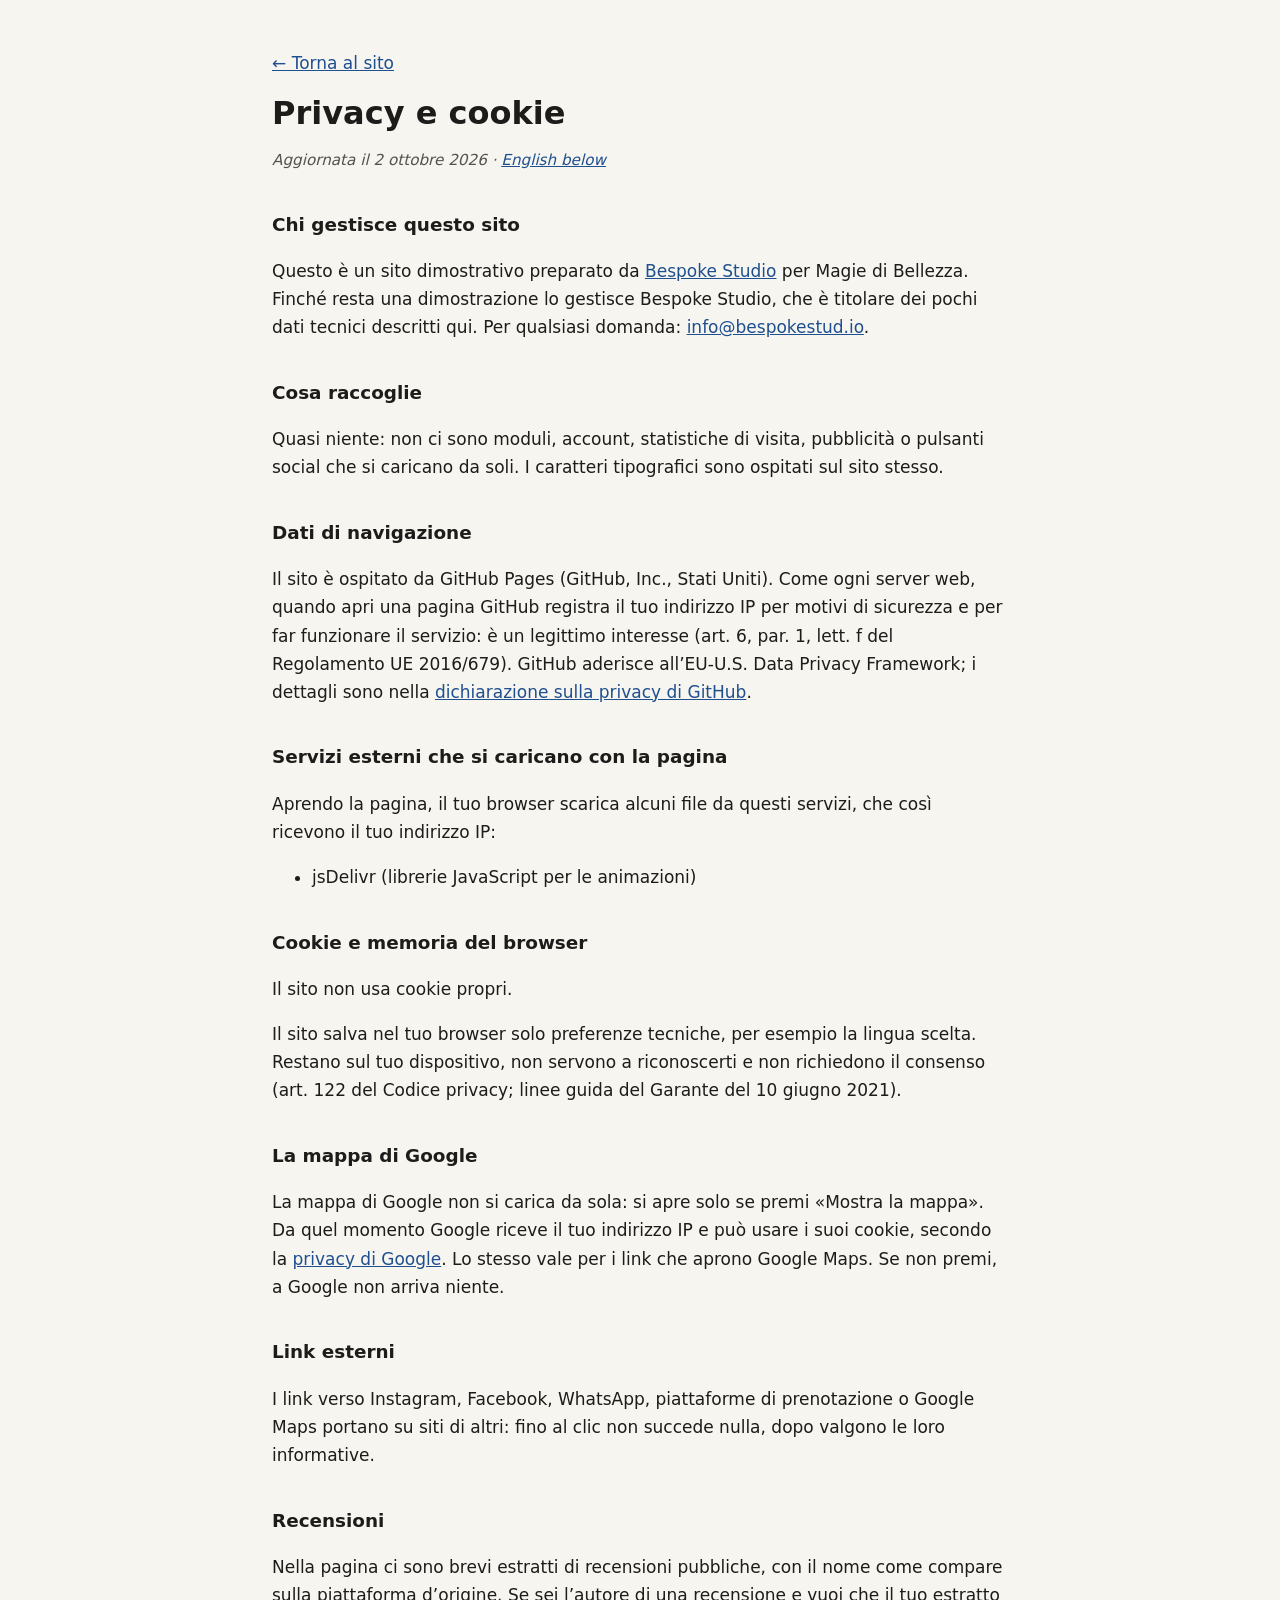
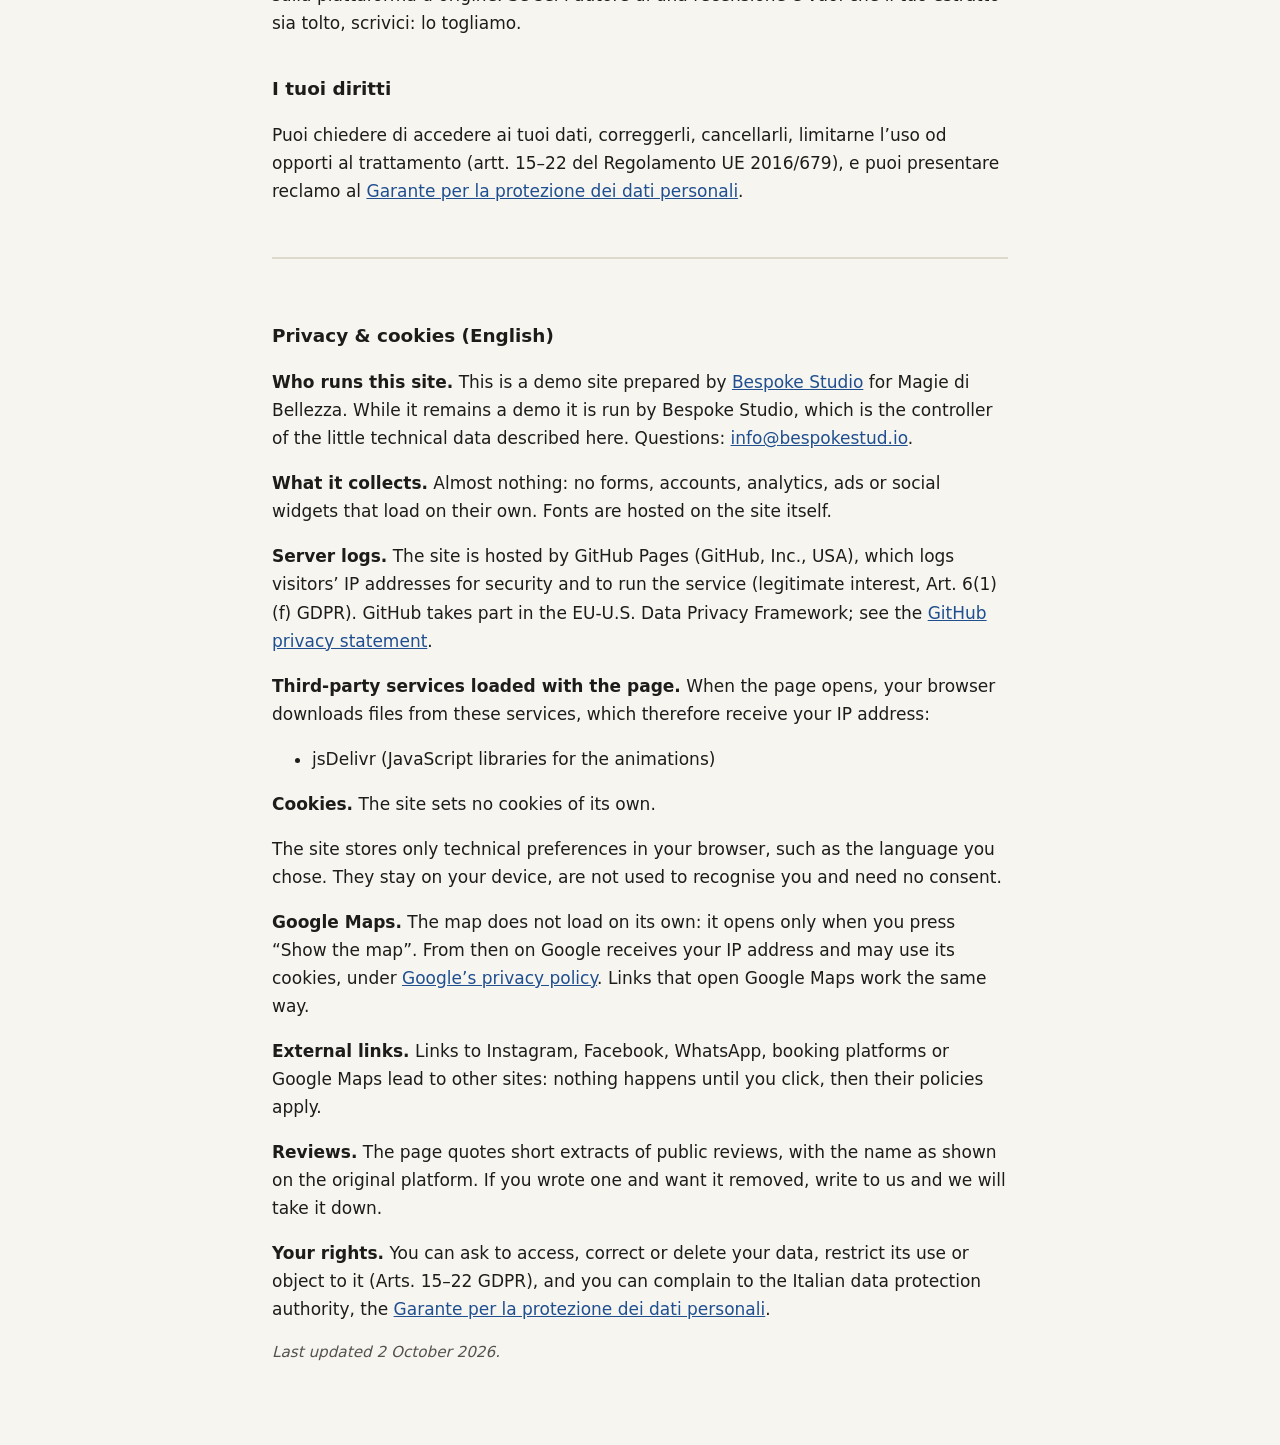
<file: privacy.html>
<!DOCTYPE html>
<html lang="it">
<head>
  <meta charset="UTF-8">
  <meta name="viewport" content="width=device-width, initial-scale=1.0">
  <meta name="robots" content="noindex">
  <title>Privacy e cookie · Magie di Bellezza</title>
  <meta name="description" content="Informativa privacy e cookie del sito Magie di Bellezza.">
  <style>
    body { margin: 0; background: #f7f5f0; color: #1d1c1a; font: 17px/1.65 system-ui, -apple-system, "Segoe UI", Roboto, sans-serif; }
    main { max-width: 46rem; margin: 0 auto; padding: 32px 20px 64px; }
    h1 { font-size: 2rem; line-height: 1.2; margin: 0.4em 0 0.2em; }
    h2 { font-size: 1.15rem; margin: 2em 0 0.4em; }
    a { color: #1f4f8f; }
    .data { color: #55524c; font-style: italic; font-size: 0.95rem; }
    .en { margin-top: 3em; padding-top: 1.5em; border-top: 2px solid #ddd8cc; }
    code { font-size: 0.9em; background: #ebe7dc; padding: 0 4px; border-radius: 3px; }
  </style>
</head>
<body>
<main>
  <p><a href="index.html">← Torna al sito</a></p>
  <h1>Privacy e cookie</h1>
  <p class="data">Aggiornata il 2 ottobre 2026 · <a href="#english" lang="en">English below</a></p>
  <h2>Chi gestisce questo sito</h2>
  <p>Questo è un sito dimostrativo preparato da <a href="https://bespokestud.io" rel="noopener">Bespoke Studio</a> per Magie di Bellezza. Finché resta una dimostrazione lo gestisce Bespoke Studio, che è titolare dei pochi dati tecnici descritti qui. Per qualsiasi domanda: <a href="mailto:info@bespokestud.io">info@bespokestud.io</a>.</p>
  <h2>Cosa raccoglie</h2>
  <p>Quasi niente: non ci sono moduli, account, statistiche di visita, pubblicità o pulsanti social che si caricano da soli. I caratteri tipografici sono ospitati sul sito stesso.</p>
  <h2>Dati di navigazione</h2>
  <p>Il sito è ospitato da GitHub Pages (GitHub, Inc., Stati Uniti). Come ogni server web, quando apri una pagina GitHub registra il tuo indirizzo IP per motivi di sicurezza e per far funzionare il servizio: è un legittimo interesse (art. 6, par. 1, lett. f del Regolamento UE 2016/679). GitHub aderisce all’EU-U.S. Data Privacy Framework; i dettagli sono nella <a href="https://docs.github.com/site-policy/privacy-policies/github-general-privacy-statement" rel="noopener">dichiarazione sulla privacy di GitHub</a>.</p>
  <h2>Servizi esterni che si caricano con la pagina</h2>
  <p>Aprendo la pagina, il tuo browser scarica alcuni file da questi servizi, che così ricevono il tuo indirizzo IP:</p>
  <ul><li>jsDelivr (librerie JavaScript per le animazioni)</li></ul>
  <h2>Cookie e memoria del browser</h2>
  <p>Il sito non usa cookie propri.</p>
  <p>Il sito salva nel tuo browser solo preferenze tecniche, per esempio la lingua scelta. Restano sul tuo dispositivo, non servono a riconoscerti e non richiedono il consenso (art. 122 del Codice privacy; linee guida del Garante del 10 giugno 2021).</p>
  <h2>La mappa di Google</h2>
  <p>La mappa di Google non si carica da sola: si apre solo se premi «Mostra la mappa». Da quel momento Google riceve il tuo indirizzo IP e può usare i suoi cookie, secondo la <a href="https://policies.google.com/privacy?hl=it" rel="noopener">privacy di Google</a>. Lo stesso vale per i link che aprono Google Maps. Se non premi, a Google non arriva niente.</p>
  <h2>Link esterni</h2>
  <p>I link verso Instagram, Facebook, WhatsApp, piattaforme di prenotazione o Google Maps portano su siti di altri: fino al clic non succede nulla, dopo valgono le loro informative.</p>
  <h2>Recensioni</h2>
  <p>Nella pagina ci sono brevi estratti di recensioni pubbliche, con il nome come compare sulla piattaforma d’origine. Se sei l’autore di una recensione e vuoi che il tuo estratto sia tolto, scrivici: lo togliamo.</p>
  <h2>I tuoi diritti</h2>
  <p>Puoi chiedere di accedere ai tuoi dati, correggerli, cancellarli, limitarne l’uso od opporti al trattamento (artt. 15–22 del Regolamento UE 2016/679), e puoi presentare reclamo al <a href="https://www.garanteprivacy.it" rel="noopener">Garante per la protezione dei dati personali</a>.</p>
  <div class="en" id="english" lang="en">
    <h2>Privacy &amp; cookies (English)</h2>
    <p><strong>Who runs this site.</strong> This is a demo site prepared by <a href="https://bespokestud.io" rel="noopener">Bespoke Studio</a> for Magie di Bellezza. While it remains a demo it is run by Bespoke Studio, which is the controller of the little technical data described here. Questions: <a href="mailto:info@bespokestud.io">info@bespokestud.io</a>.</p>
    <p><strong>What it collects.</strong> Almost nothing: no forms, accounts, analytics, ads or social widgets that load on their own. Fonts are hosted on the site itself.</p>
    <p><strong>Server logs.</strong> The site is hosted by GitHub Pages (GitHub, Inc., USA), which logs visitors’ IP addresses for security and to run the service (legitimate interest, Art. 6(1)(f) GDPR). GitHub takes part in the EU-U.S. Data Privacy Framework; see the <a href="https://docs.github.com/site-policy/privacy-policies/github-general-privacy-statement" rel="noopener">GitHub privacy statement</a>.</p>
    <p><strong>Third-party services loaded with the page.</strong> When the page opens, your browser downloads files from these services, which therefore receive your IP address:</p><ul><li>jsDelivr (JavaScript libraries for the animations)</li></ul>
    <p><strong>Cookies.</strong> The site sets no cookies of its own.</p>
    <p>The site stores only technical preferences in your browser, such as the language you chose. They stay on your device, are not used to recognise you and need no consent.</p>
    <p><strong>Google Maps.</strong> The map does not load on its own: it opens only when you press “Show the map”. From then on Google receives your IP address and may use its cookies, under <a href="https://policies.google.com/privacy?hl=en" rel="noopener">Google’s privacy policy</a>. Links that open Google Maps work the same way.</p>
    <p><strong>External links.</strong> Links to Instagram, Facebook, WhatsApp, booking platforms or Google Maps lead to other sites: nothing happens until you click, then their policies apply.</p>
    <p><strong>Reviews.</strong> The page quotes short extracts of public reviews, with the name as shown on the original platform. If you wrote one and want it removed, write to us and we will take it down.</p>
    <p><strong>Your rights.</strong> You can ask to access, correct or delete your data, restrict its use or object to it (Arts. 15–22 GDPR), and you can complain to the Italian data protection authority, the <a href="https://www.garanteprivacy.it" rel="noopener">Garante per la protezione dei dati personali</a>.</p>
    <p class="data">Last updated 2 October 2026.</p>
  </div>
</main>
</body>
</html>
</file>
